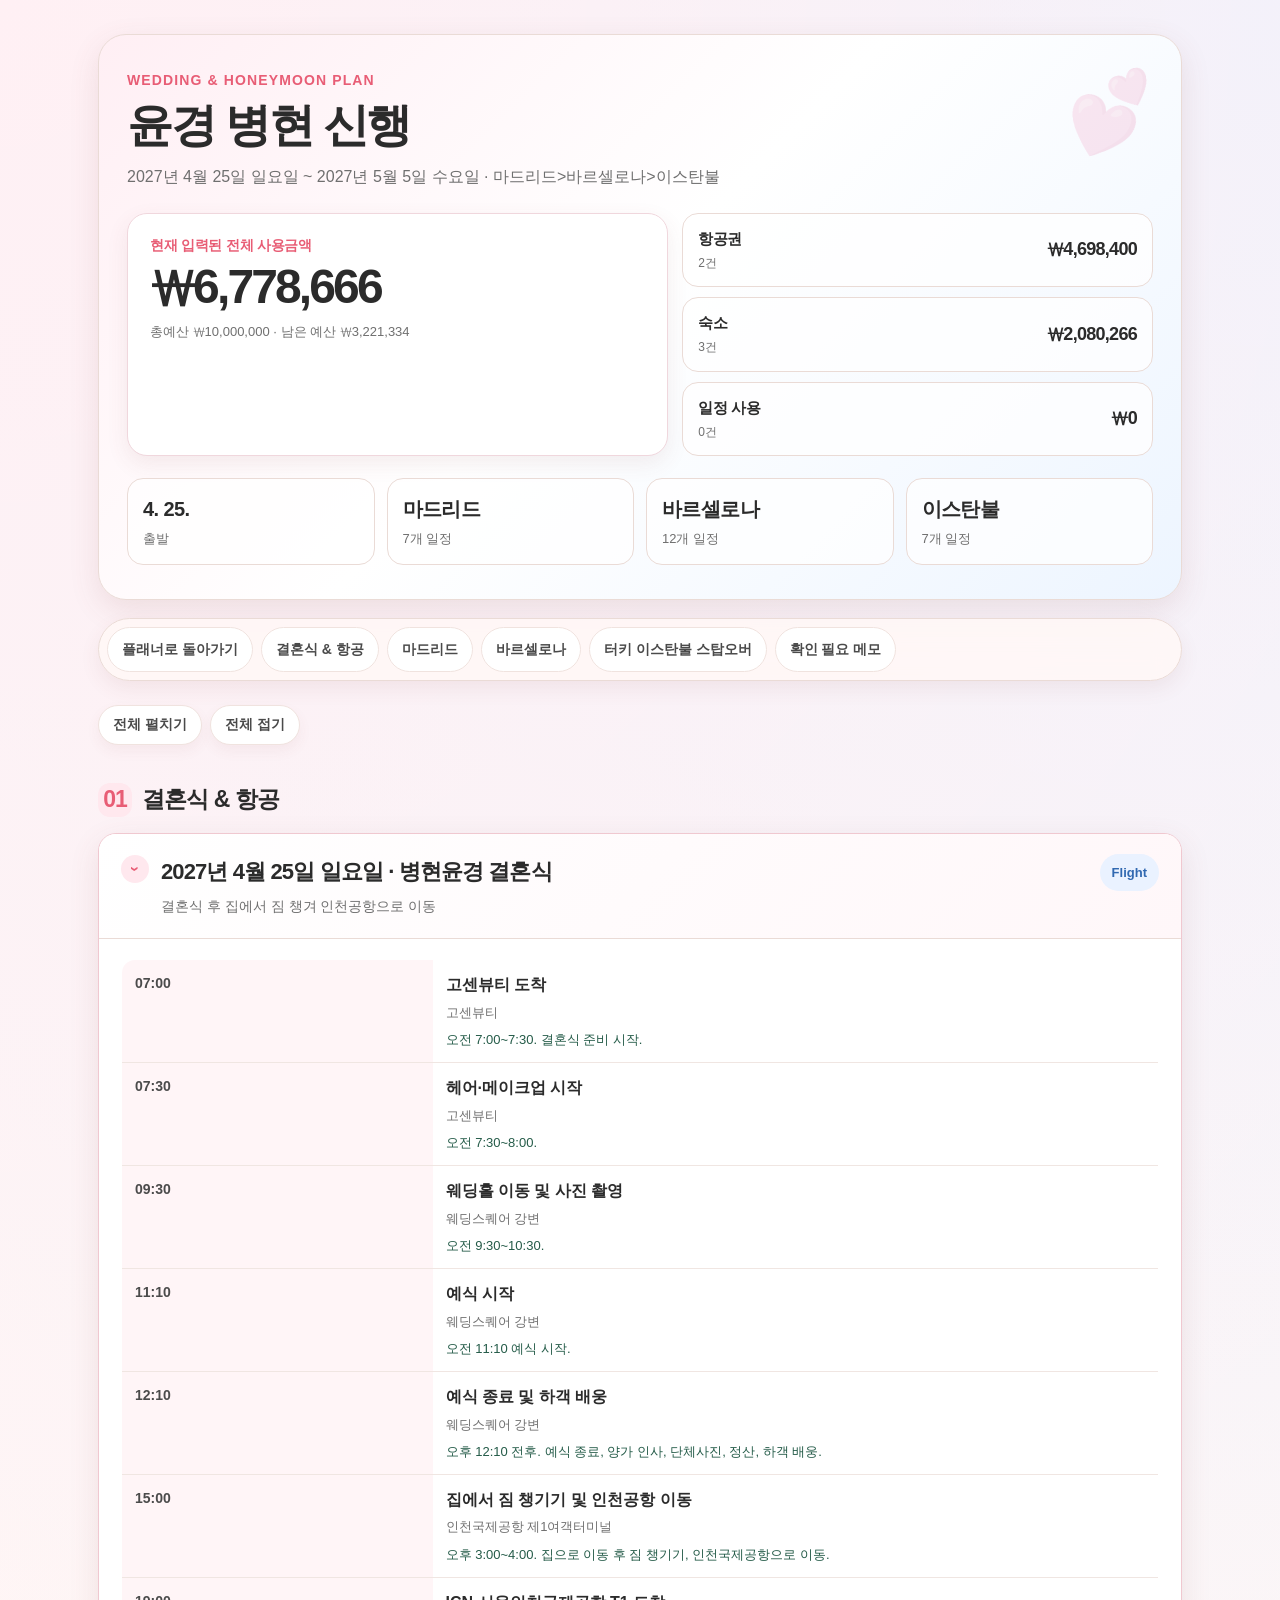
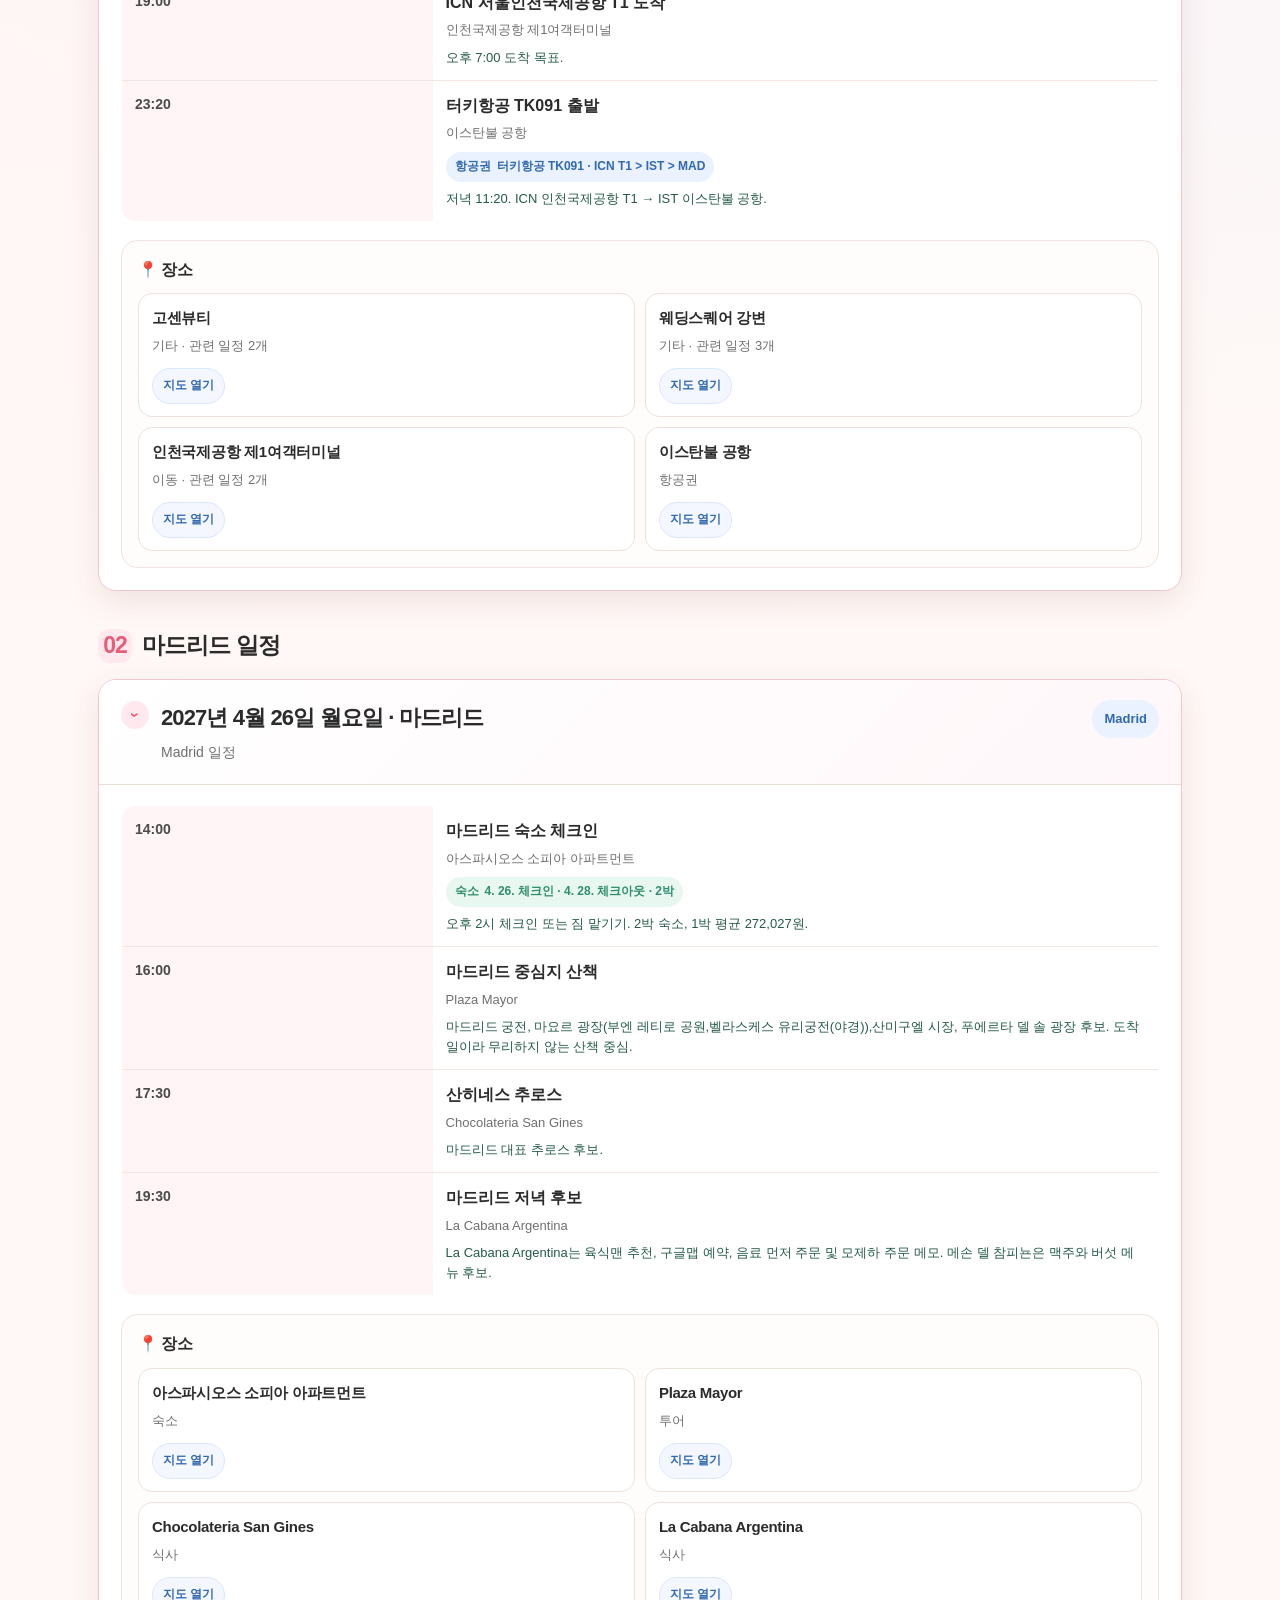
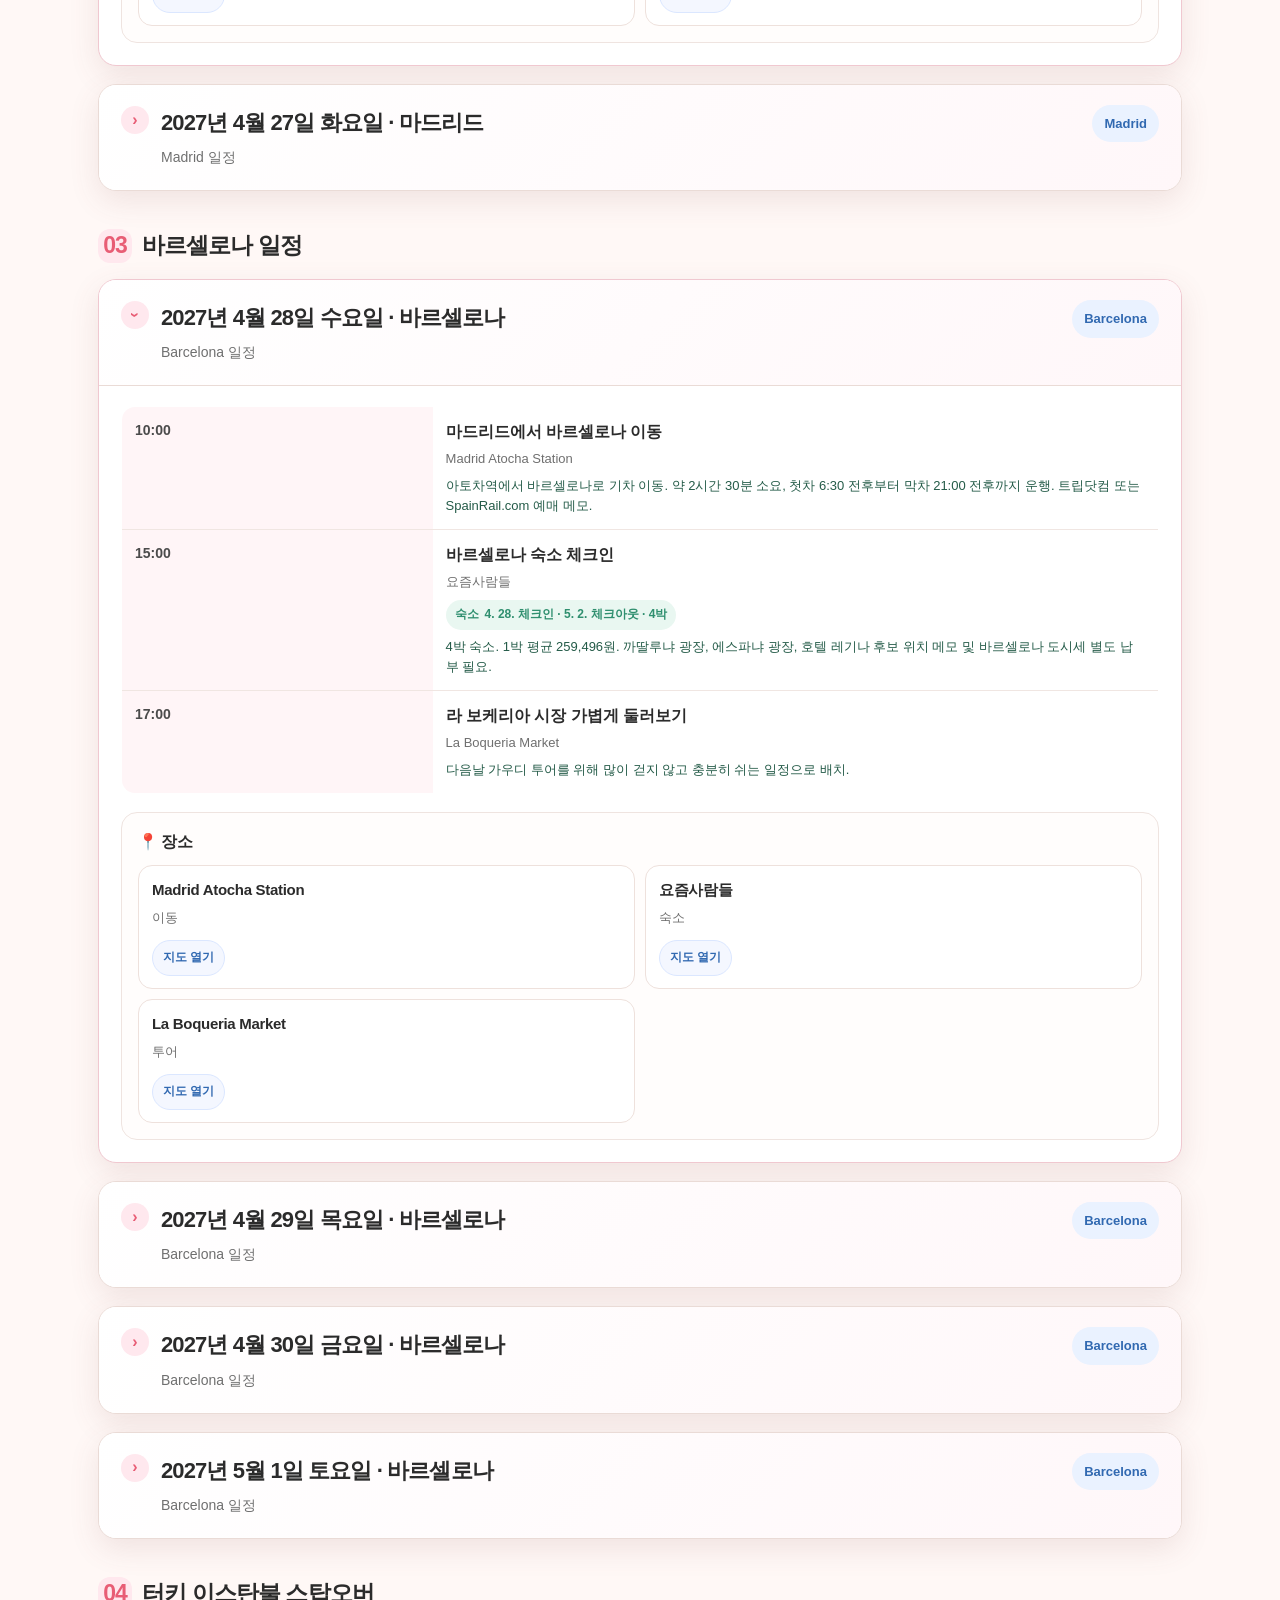
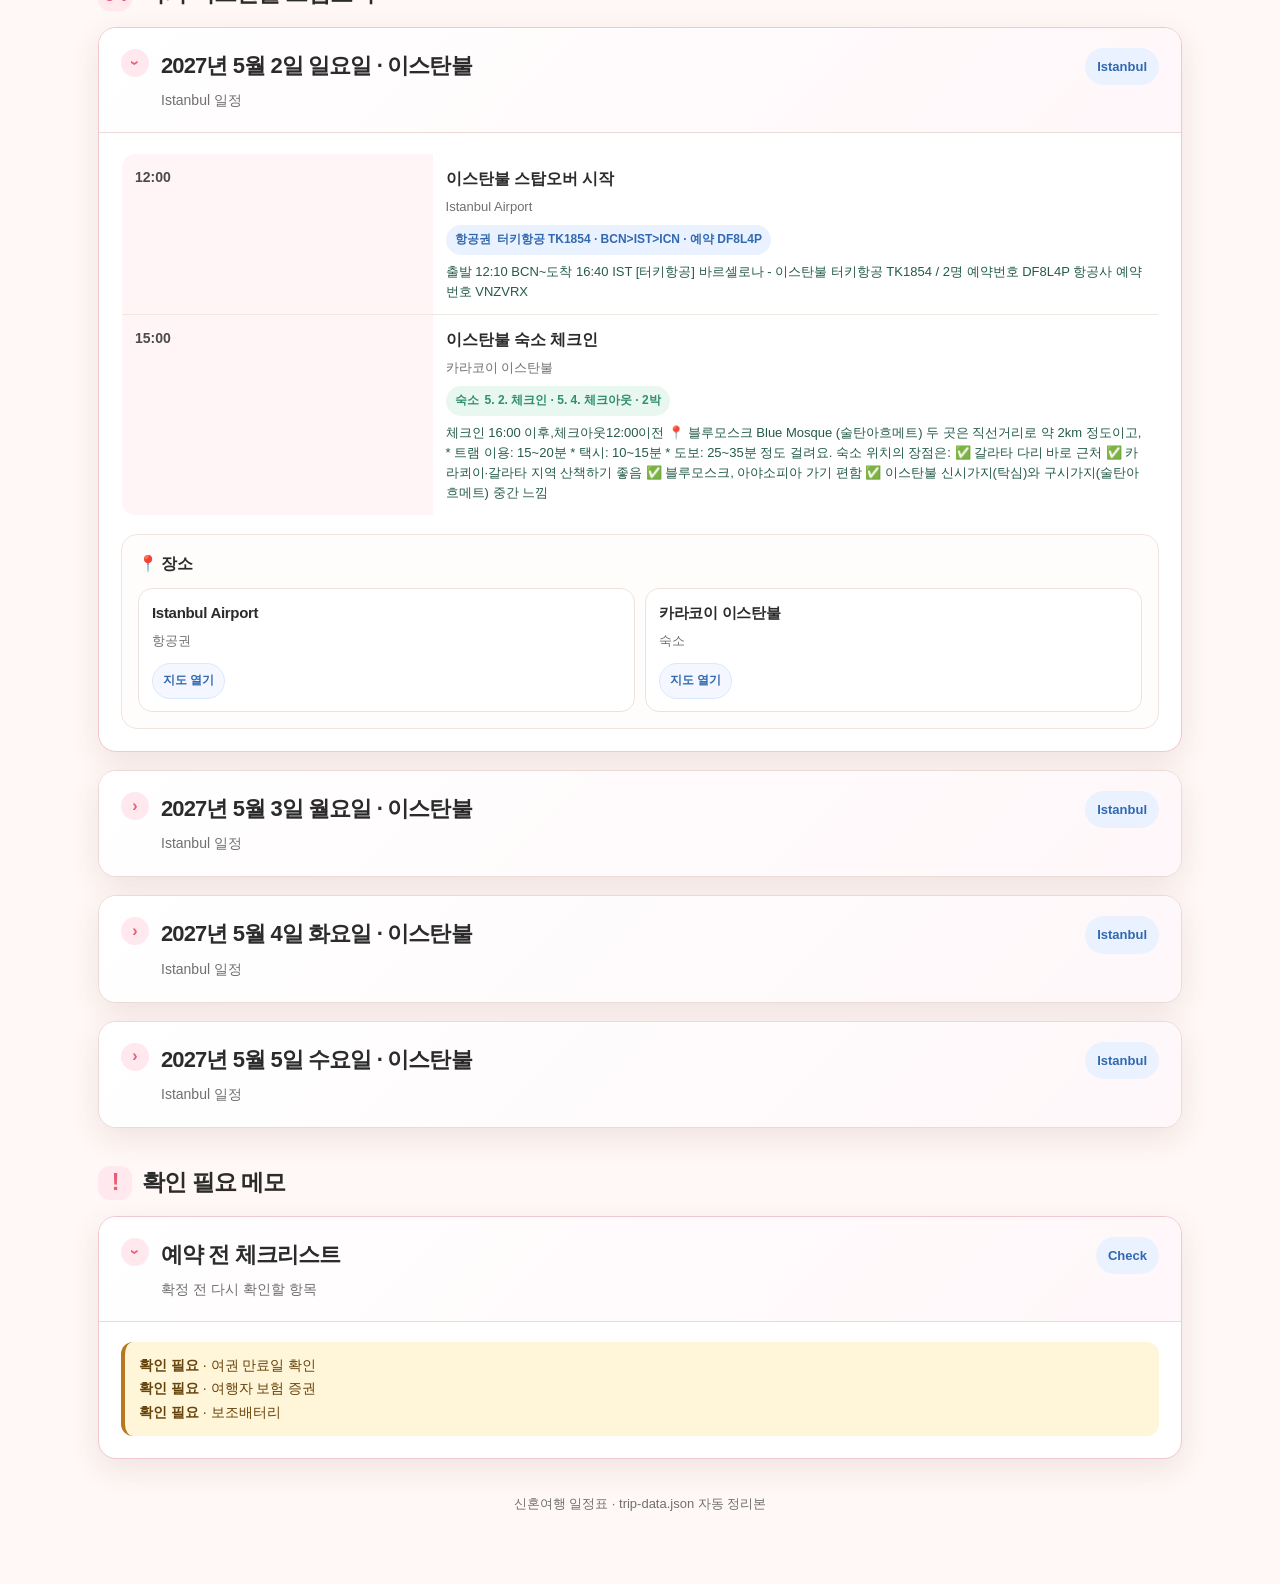
<file: schedule.html>
<!DOCTYPE html>
<html lang="ko">
<head>
  <meta charset="UTF-8" />
  <meta name="viewport" content="width=device-width, initial-scale=1.0" />
  <title>신혼여행 일정표</title>
  <style>
    :root {
      --bg: #fff8f6;
      --card: #ffffff;
      --ink: #2b2b2b;
      --muted: #6f6f6f;
      --line: #eadbd6;
      --rose: #e85d75;
      --rose-soft: #ffe8ee;
      --blue: #3169b1;
      --blue-soft: #eaf2ff;
      --green: #2f8f6f;
      --green-soft: #e9f7f1;
      --gold: #b7791f;
      --gold-soft: #fff5d8;
      --shadow: 0 10px 30px rgba(130, 70, 70, 0.12);
      --radius: 18px;
    }

    * { box-sizing: border-box; }
    html { scroll-behavior: smooth; }

    body {
      margin: 0;
      font-family: -apple-system, BlinkMacSystemFont, "Segoe UI", "Noto Sans KR", "Apple SD Gothic Neo", sans-serif;
      color: var(--ink);
      line-height: 1.65;
      background:
        radial-gradient(circle at top left, #fff0f4 0, transparent 36%),
        radial-gradient(circle at top right, #eaf2ff 0, transparent 32%),
        var(--bg);
    }

    a { color: inherit; text-decoration: none; }

    .wrap {
      max-width: 1120px;
      margin: 0 auto;
      padding: 34px 18px 70px;
    }

    header.hero {
      position: relative;
      overflow: hidden;
      padding: 34px 28px;
      border: 1px solid var(--line);
      border-radius: 28px;
      background: linear-gradient(135deg, #ffeff4, #ffffff 48%, #edf5ff);
      box-shadow: var(--shadow);
    }

    .hero::after {
      content: "💕";
      position: absolute;
      top: 18px;
      right: 24px;
      font-size: 72px;
      opacity: 0.13;
      transform: rotate(-10deg);
    }

    .eyebrow {
      margin-bottom: 6px;
      color: var(--rose);
      font-size: 14px;
      font-weight: 800;
      letter-spacing: .08em;
    }

    h1 {
      margin: 0;
      font-size: clamp(28px, 5vw, 46px);
      line-height: 1.18;
      letter-spacing: -0.05em;
    }

    .subtitle {
      margin-top: 12px;
      color: var(--muted);
      font-size: 16px;
    }

    .payment-overview {
      margin-top: 22px;
      display: grid;
      grid-template-columns: 1.15fr 1fr;
      gap: 14px;
      align-items: stretch;
    }

    .payment-total {
      padding: 20px 22px;
      border: 1px solid #f0d7dd;
      border-radius: 20px;
      background: #fff;
      box-shadow: 0 8px 22px rgba(130, 70, 70, 0.09);
    }

    .payment-label {
      margin-bottom: 4px;
      color: var(--rose);
      font-size: 14px;
      font-weight: 900;
      letter-spacing: -0.02em;
    }

    .payment-total strong {
      display: block;
      font-size: clamp(31px, 5vw, 48px);
      line-height: 1.08;
      letter-spacing: -0.06em;
    }

    .payment-total span {
      display: block;
      margin-top: 8px;
      color: var(--muted);
      font-size: 13px;
    }

    .payment-breakdown {
      display: grid;
      grid-template-columns: 1fr;
      gap: 10px;
    }

    .payment-item {
      display: flex;
      align-items: center;
      justify-content: space-between;
      gap: 12px;
      padding: 13px 15px;
      border: 1px solid var(--line);
      border-radius: 16px;
      background: rgba(255, 255, 255, .78);
    }

    .payment-item b {
      display: block;
      font-size: 15px;
      letter-spacing: -0.03em;
    }

    .payment-item small {
      display: block;
      margin-top: 2px;
      color: var(--muted);
      font-size: 12px;
    }

    .payment-item strong {
      flex: 0 0 auto;
      font-size: 18px;
      text-align: right;
      letter-spacing: -0.04em;
    }

    .summary {
      display: grid;
      grid-template-columns: repeat(4, 1fr);
      gap: 12px;
      margin-top: 22px;
    }

    .summary-card {
      padding: 14px 15px;
      border: 1px solid var(--line);
      border-radius: 16px;
      background: rgba(255, 255, 255, .75);
    }

    .summary-card strong {
      display: block;
      font-size: 20px;
      letter-spacing: -0.03em;
    }

    .summary-card span {
      display: block;
      margin-top: 2px;
      color: var(--muted);
      font-size: 13px;
    }

    nav {
      position: sticky;
      top: 0;
      z-index: 5;
      margin: 18px 0 24px;
      padding: 8px;
      display: flex;
      gap: 8px;
      overflow-x: auto;
      border: 1px solid var(--line);
      border-radius: 999px;
      background: rgba(255, 248, 246, .88);
      backdrop-filter: blur(12px);
      box-shadow: 0 8px 20px rgba(130, 70, 70, .08);
    }

    nav a {
      white-space: nowrap;
      padding: 10px 14px;
      border: 1px solid #f0e3df;
      border-radius: 999px;
      background: #fff;
      color: #4a4a4a;
      font-size: 14px;
      font-weight: 700;
    }

    nav a:hover { background: var(--rose-soft); color: var(--rose); }

    .toolbar {
      display: flex;
      gap: 8px;
      flex-wrap: wrap;
      margin: 18px 0 6px;
    }

    .tool-btn {
      padding: 10px 14px;
      border: 1px solid #f0e3df;
      border-radius: 999px;
      background: #fff;
      color: #4a4a4a;
      box-shadow: 0 6px 14px rgba(130, 70, 70, .06);
      cursor: pointer;
      font-size: 14px;
      font-weight: 800;
    }

    .tool-btn:hover {
      background: var(--rose-soft);
      color: var(--rose);
    }

    .section-title {
      margin: 36px 0 14px;
      display: flex;
      align-items: center;
      gap: 10px;
      font-size: 23px;
      letter-spacing: -0.04em;
    }

    .badge {
      min-width: 34px;
      height: 34px;
      display: inline-flex;
      align-items: center;
      justify-content: center;
      border-radius: 12px;
      background: var(--rose-soft);
      color: var(--rose);
      font-weight: 900;
    }

    .timeline {
      display: grid;
      gap: 18px;
    }

    details.day-card {
      overflow: hidden;
      border: 1px solid var(--line);
      border-radius: var(--radius);
      background: var(--card);
      box-shadow: var(--shadow);
    }

    details.day-card[open] { border-color: #f0c8d0; }

    summary.day-head {
      position: relative;
      padding: 20px 22px;
      display: flex;
      align-items: flex-start;
      justify-content: space-between;
      gap: 14px;
      border-bottom: 1px solid transparent;
      background: linear-gradient(135deg, #fff, #fff7f9);
      cursor: pointer;
      list-style: none;
      user-select: none;
    }

    summary.day-head::-webkit-details-marker { display: none; }
    details[open] summary.day-head { border-bottom-color: var(--line); }

    .day-title {
      display: flex;
      align-items: flex-start;
      gap: 12px;
    }

    .toggle-icon {
      flex: 0 0 auto;
      width: 28px;
      height: 28px;
      margin-top: 1px;
      display: inline-flex;
      align-items: center;
      justify-content: center;
      border-radius: 999px;
      background: var(--rose-soft);
      color: var(--rose);
      font-weight: 900;
      transition: transform .2s ease;
    }

    details[open] .toggle-icon { transform: rotate(90deg); }

    .day-head h2 {
      margin: 0;
      font-size: 22px;
      letter-spacing: -0.04em;
    }

    .day-head p {
      margin: 5px 0 0;
      color: var(--muted);
      font-size: 14px;
    }

    .city-pill {
      flex: 0 0 auto;
      padding: 8px 12px;
      border-radius: 999px;
      background: var(--blue-soft);
      color: var(--blue);
      font-size: 13px;
      font-weight: 800;
    }

    .day-body {
      padding: 20px 22px 22px;
      display: grid;
      gap: 18px;
    }

    .grid-2 {
      display: grid;
      grid-template-columns: 1fr 1fr;
      gap: 16px;
    }

    .box {
      padding: 16px;
      border: 1px solid #efe4e0;
      border-radius: 16px;
      background: #fffdfc;
    }

    .box h3 {
      margin: 0 0 10px;
      display: flex;
      align-items: center;
      gap: 8px;
      font-size: 16px;
      letter-spacing: -0.03em;
    }

    .box ul {
      margin: 0;
      padding-left: 20px;
    }

    .box li + li { margin-top: 7px; }

    .schedule-table {
      width: 100%;
      overflow: hidden;
      border-collapse: collapse;
      border: 1px solid #efe4e0;
      border-radius: 14px;
      background: #fff;
    }

    .schedule-table th,
    .schedule-table td {
      padding: 12px 13px;
      text-align: left;
      vertical-align: top;
      border-bottom: 1px solid #f0e6e2;
    }

    .schedule-table th {
      width: 30%;
      white-space: nowrap;
      background: #fff5f7;
      color: #4b4b4b;
      font-size: 14px;
    }

    .schedule-table tr:last-child th,
    .schedule-table tr:last-child td {
      border-bottom: 0;
    }

    .place-list {
      display: grid;
      grid-template-columns: repeat(2, 1fr);
      gap: 10px;
      margin-top: 8px;
    }

    .place {
      padding: 12px 13px;
      border: 1px solid #eee1dc;
      border-radius: 14px;
      background: #fff;
    }

    .place strong {
      display: block;
      margin-bottom: 4px;
      font-size: 15px;
      letter-spacing: -0.02em;
    }

    .place span {
      display: block;
      margin-bottom: 8px;
      color: var(--muted);
      font-size: 13px;
    }

    .map-btn {
      display: inline-flex;
      align-items: center;
      gap: 5px;
      margin-top: 4px;
      margin-right: 4px;
      padding: 7px 10px;
      border: 1px solid #dbe7ff;
      border-radius: 999px;
      background: #f4f7ff;
      color: var(--blue);
      font-size: 12px;
      font-weight: 800;
    }

    .map-btn:hover {
      background: #eaf2ff;
      border-color: #bfd4ff;
    }

    .tag {
      display: inline-flex;
      margin-left: 5px;
      padding: 3px 8px;
      border-radius: 999px;
      background: var(--gold-soft);
      color: var(--gold);
      font-size: 12px;
      font-weight: 800;
    }

    .entry-destination {
      display: block;
      margin-top: 3px;
      color: var(--muted);
      font-size: 13px;
    }

    .entry-details {
      display: flex;
      flex-wrap: wrap;
      gap: 6px;
      margin-top: 8px;
    }

    .detail-chip {
      display: inline-flex;
      align-items: center;
      gap: 6px;
      padding: 5px 9px;
      border-radius: 999px;
      background: var(--blue-soft);
      color: var(--blue);
      font-size: 12px;
      font-weight: 800;
    }

    .detail-chip.stay {
      background: var(--green-soft);
      color: var(--green);
    }

    .detail-chip b {
      color: inherit;
    }

    .entry-note {
      margin-top: 7px;
      color: #245b48;
      font-size: 13px;
      line-height: 1.55;
    }

    .memo {
      padding: 12px 14px;
      border-left: 4px solid var(--green);
      border-radius: 12px;
      background: var(--green-soft);
      color: #245b48;
      font-size: 14px;
    }

    .warn {
      padding: 12px 14px;
      border-left: 4px solid var(--gold);
      border-radius: 12px;
      background: var(--gold-soft);
      color: #67430c;
      font-size: 14px;
    }

    .empty {
      padding: 22px;
      border: 1px dashed var(--line);
      border-radius: 16px;
      background: rgba(255, 255, 255, .6);
      color: var(--muted);
      text-align: center;
      font-weight: 800;
    }

    footer {
      margin-top: 34px;
      color: var(--muted);
      font-size: 13px;
      text-align: center;
    }

    @media (max-width: 760px) {
      .wrap { padding: 18px 12px 40px; }
      header.hero { padding: 26px 20px; border-radius: 22px; }
      .summary { display: flex; gap: 8px; overflow-x: auto; }
      .summary-card { min-width: 138px; }
      .payment-overview { grid-template-columns: 1fr; }
      .payment-breakdown { display: none; }
      .grid-2 { grid-template-columns: 1fr; }
      .place-list { grid-template-columns: 1fr; }
      summary.day-head { flex-direction: column; }
      .schedule-table,
      .schedule-table tbody,
      .schedule-table tr,
      .schedule-table th,
      .schedule-table td {
        display: block;
        width: 100%;
      }
      .schedule-table th {
        width: 100%;
        white-space: normal;
      }
      nav {
        border-radius: 18px;
        scrollbar-width: none;
      }
      nav::-webkit-scrollbar,
      .summary::-webkit-scrollbar {
        display: none;
      }
    }

    @media print {
      body { background: #fff; }
      nav, .toolbar { display: none; }
      details.day-card { box-shadow: none; break-inside: avoid; }
      details.day-card:not([open]) .day-body { display: block; }
      details.day-card:not([open]) { border-color: var(--line); }
      .map-btn { border: 0; padding: 0; background: transparent; }
    }
  </style>
</head>
<body>
  <div class="wrap">
    <header class="hero">
      <div class="eyebrow">WEDDING & HONEYMOON PLAN</div>
      <h1 id="pageTitle">신혼여행 일정표</h1>
      <div id="subtitle" class="subtitle">일정을 불러오는 중입니다.</div>

      <div class="payment-overview" aria-label="전체 사용금액 요약">
        <div class="payment-total">
          <div class="payment-label">현재 입력된 전체 사용금액</div>
          <strong id="totalSpent">-</strong>
          <span id="totalCaption">trip-data.json 기준으로 자동 정리됩니다.</span>
        </div>
        <div id="paymentBreakdown" class="payment-breakdown"></div>
      </div>

      <div id="summaryCards" class="summary"></div>
    </header>

    <nav id="sectionNav">
      <a href="./index.html">플래너로 돌아가기</a>
    </nav>

    <div class="toolbar">
      <button class="tool-btn" type="button" onclick="toggleAll(true)">전체 펼치기</button>
      <button class="tool-btn" type="button" onclick="toggleAll(false)">전체 접기</button>
    </div>

    <main id="scheduleRoot">
      <div class="empty">일정 데이터를 불러오고 있습니다.</div>
    </main>

    <footer>
      신혼여행 일정표 · trip-data.json 자동 정리본
    </footer>
  </div>

  <script>
    const STORAGE_KEY = "honeymoon-atlas-2026";
    const DIRTY_KEY = `${STORAGE_KEY}:dirty`;
    const typeLabels = {
      flight: "항공권",
      stay: "숙소",
      food: "식사",
      tour: "투어",
      transport: "이동",
      shopping: "쇼핑",
      etc: "기타",
    };
    const statusLabels = {
      planned: "예정",
      reserved: "예약",
      paid: "결제",
    };
    const ledgerManagedTypes = new Set(["flight", "stay"]);

    const sectionOrder = [
      { key: "flight", label: "결혼식 & 항공", badge: "01" },
      { key: "madrid", label: "마드리드 일정", badge: "02" },
      { key: "barcelona", label: "바르셀로나 일정", badge: "03" },
      { key: "istanbul", label: "터키 이스탄불 스탑오버", badge: "04" },
      { key: "check", label: "확인 필요 메모", badge: "!" },
    ];

    document.addEventListener("DOMContentLoaded", loadSchedule);

    function toggleAll(open) {
      document.querySelectorAll("details.day-card").forEach((card) => {
        card.open = open;
      });
    }

    async function loadSchedule() {
      try {
        const localData = readLocalData();
        const data = localData || await fetchBundledData();
        renderSchedule(data);
      } catch (error) {
        document.getElementById("scheduleRoot").innerHTML = `<div class="empty">일정 데이터를 불러오지 못했습니다.</div>`;
      }
    }

    function readLocalData() {
      try {
        if (localStorage.getItem(DIRTY_KEY) !== "1") return null;
        const raw = localStorage.getItem(STORAGE_KEY);
        return raw ? JSON.parse(raw) : null;
      } catch {
        return null;
      }
    }

    async function fetchBundledData() {
      const response = await fetch("./trip-data.json", { cache: "no-store" });
      if (!response.ok) throw new Error("trip-data.json load failed");
      return response.json();
    }

    function renderSchedule(data) {
      const trip = data.trip || {};
      const itinerary = [...(data.itinerary || [])].sort(sortByDateTime);
      const flights = [...(data.flights || [])].sort((a, b) => (a.departureDate || "").localeCompare(b.departureDate || ""));
      const stays = [...(data.stays || [])].sort((a, b) => (a.checkIn || "").localeCompare(b.checkIn || ""));
      const unifiedEntries = buildUnifiedEntries(itinerary, flights, stays);
      const checklist = data.checklist || [];

      document.getElementById("pageTitle").textContent = trip.title || "신혼여행 일정표";
      document.getElementById("subtitle").textContent = `${formatDateLong(trip.startDate)} ~ ${formatDateLong(trip.endDate)} · ${trip.route || ""}`;

      renderPayments(data);
      renderSummaryCards(trip, unifiedEntries);
      renderNav(unifiedEntries, checklist);

      const grouped = groupBySection(unifiedEntries, checklist);
      document.getElementById("scheduleRoot").innerHTML = sectionOrder
        .filter((section) => grouped[section.key]?.length)
        .map((section) => renderSection(section, grouped[section.key]))
        .join("");

      document.querySelectorAll("nav a").forEach((link) => {
        link.addEventListener("click", () => {
          const id = link.getAttribute("href");
          if (!id || !id.startsWith("#")) return;
          setTimeout(() => {
            const section = document.querySelector(id);
            const firstCard = section?.nextElementSibling?.querySelector("details.day-card");
            if (firstCard) firstCard.open = true;
          }, 50);
        });
      });
    }

    function renderPayments(data) {
      const flights = data.flights || [];
      const stays = data.stays || [];
      const itinerary = data.itinerary || [];
      const paymentItinerary = itinerary.filter((item) => !isLedgerManagedItinerary(item));
      const flightSpent = sum(flights, "spent");
      const staySpent = sum(stays, "spent");
      const itinerarySpent = sum(paymentItinerary, "spent");
      const totalSpent = flightSpent + staySpent + itinerarySpent;
      const totalBudget = Number(data.trip?.budget || 0);

      document.getElementById("totalSpent").textContent = formatMoney(totalSpent, data.trip?.currency);
      document.getElementById("totalCaption").textContent = `총예산 ${formatMoney(totalBudget, data.trip?.currency)} · 남은 예산 ${formatMoney(totalBudget - totalSpent, data.trip?.currency)}`;

      const items = [
        ["항공권", `${flights.length}건`, flightSpent],
        ["숙소", `${stays.length}건`, staySpent],
        ["일정 사용", `${paymentItinerary.filter((item) => Number(item.spent) > 0).length}건`, itinerarySpent],
      ];
      document.getElementById("paymentBreakdown").innerHTML = items.map(([label, caption, amount]) => `
        <div class="payment-item">
          <div>
            <b>${label}</b>
            <small>${caption}</small>
          </div>
          <strong>${formatMoney(amount, data.trip?.currency)}</strong>
        </div>
      `).join("");
    }

    function renderSummaryCards(trip, itinerary) {
      const sectionCounts = {
        madrid: itinerary.filter((item) => getSectionKey(item) === "madrid").length,
        barcelona: itinerary.filter((item) => getSectionKey(item) === "barcelona").length,
        istanbul: itinerary.filter((item) => getSectionKey(item) === "istanbul").length,
      };
      const cards = [
        [formatDateShort(trip.startDate), "출발"],
        ["마드리드", `${sectionCounts.madrid}개 일정`],
        ["바르셀로나", `${sectionCounts.barcelona}개 일정`],
        ["이스탄불", `${sectionCounts.istanbul}개 일정`],
      ];
      document.getElementById("summaryCards").innerHTML = cards.map(([title, label]) => `
        <div class="summary-card"><strong>${escapeHtml(title)}</strong><span>${escapeHtml(label)}</span></div>
      `).join("");
    }

    function renderNav(itinerary, checklist) {
      const available = new Set();
      itinerary.forEach((item) => available.add(getSectionKey(item)));
      if (checklist.length) available.add("check");

      document.getElementById("sectionNav").innerHTML = `
        <a href="./index.html">플래너로 돌아가기</a>
        ${sectionOrder.filter((item) => available.has(item.key)).map((item) => `<a href="#${item.key}">${item.label.replace(" 일정", "")}</a>`).join("")}
      `;
    }

    function buildUnifiedEntries(itinerary, flights, stays) {
      const entries = itinerary.map((item) => ({ ...item, details: [] }));
      const matchedFlightIds = new Set();
      const matchedStayIds = new Set();

      flights.forEach((flight) => {
        const entry = findMatchingFlightEntry(entries, flight);
        if (!entry) return;
        entry.details.push(createFlightDetail(flight));
        matchedFlightIds.add(flight.id);
      });

      stays.forEach((stay) => {
        const entry = findMatchingStayEntry(entries, stay);
        if (!entry) return;
        entry.details.push(createStayDetail(stay));
        matchedStayIds.add(stay.id);
      });

      flights
        .filter((flight) => !matchedFlightIds.has(flight.id))
        .forEach((flight) => entries.push(createFlightEntry(flight)));

      stays
        .filter((stay) => !matchedStayIds.has(stay.id))
        .forEach((stay) => entries.push(createStayEntry(stay)));

      return entries.sort(sortByDateTime);
    }

    function groupBySection(itinerary, checklist) {
      const grouped = { flight: [], madrid: [], barcelona: [], istanbul: [], check: [] };
      const dateGroups = new Map();

      const findOrCreateDateGroup = (key, date, titleSuffix = dayTitle({}, key), description = cityLabel(key)) => {
        const id = `${key}:${date || "undated"}`;
        if (!dateGroups.has(id)) {
          const group = {
            date,
            city: cityLabel(key),
            title: `${formatDateLong(date)} · ${titleSuffix}`,
            description,
            entries: [],
          };
          dateGroups.set(id, group);
          grouped[key].push(group);
        }
        return dateGroups.get(id);
      };

      itinerary.forEach((item) => {
        const key = getSectionKey(item);
        const group = findOrCreateDateGroup(
          key,
          item.date,
          dayTitle(item, key),
          dayDescription(item, key)
        );
        group.entries.push(item);
      });

      if (checklist.length) {
        grouped.check.push({
          date: "",
          city: "Check",
          title: "예약 전 체크리스트",
          description: "확정 전 다시 확인할 항목",
          checklist,
        });
      }

      Object.keys(grouped).forEach((key) => {
        grouped[key].sort((a, b) => {
          const dateCompare = (a.date || "").localeCompare(b.date || "");
          if (dateCompare) return dateCompare;
          return Number(Boolean(b.entries)) - Number(Boolean(a.entries));
        });
      });

      return grouped;
    }

    function findMatchingFlightEntry(entries, flight) {
      const flightNumber = normalizeText(flight.flightNumber);
      if (!flight.departureDate || !flightNumber) return null;
      return entries.find((entry) => {
        if (entry.date !== flight.departureDate || entry.type !== "flight") return false;
        return normalizeText(`${entry.title || ""} ${entry.note || ""}`).includes(flightNumber);
      }) || null;
    }

    function findMatchingStayEntry(entries, stay) {
      const stayName = normalizeText(stay.name);
      const stayAddress = normalizePlaceKey(stay.address);
      if (!stay.checkIn) return null;
      return entries.find((entry) => {
        if (entry.date !== stay.checkIn || entry.type !== "stay") return false;
        const entryName = normalizeText(`${entry.title || ""} ${entry.destination || ""}`);
        const entryAddress = normalizePlaceKey(entry.address);
        return (stayName && entryName.includes(stayName)) || (stayAddress && stayAddress === entryAddress);
      }) || null;
    }

    function createFlightEntry(flight) {
      return {
        id: `flight-${flight.id || createStableKey(flight.route || flight.flightNumber)}`,
        date: flight.departureDate,
        time: "",
        type: "flight",
        title: `${flight.airline || "항공권"} ${flight.flightNumber || ""}`.trim(),
        destination: flight.route || "항공 이동",
        address: "",
        status: flight.bookingRef ? "reserved" : "planned",
        note: "",
        details: [createFlightDetail(flight)],
      };
    }

    function createStayEntry(stay) {
      return {
        id: `stay-${stay.id || createStableKey(stay.name)}`,
        date: stay.checkIn,
        time: "숙소",
        type: "stay",
        title: `${stay.name || "숙소"} 체크인`,
        destination: stay.name || "",
        address: stay.address || "",
        status: "reserved",
        note: "",
        details: [createStayDetail(stay)],
      };
    }

    function createFlightDetail(flight) {
      return {
        type: "flight",
        label: "항공권",
        values: [
          `${flight.airline || ""} ${flight.flightNumber || ""}`.trim(),
          flight.route || "",
          flight.bookingRef ? `예약 ${flight.bookingRef}` : "",
        ].filter(Boolean),
      };
    }

    function createStayDetail(stay) {
      return {
        type: "stay",
        label: "숙소",
        values: [
          `${formatDateShort(stay.checkIn)} 체크인`,
          `${formatDateShort(stay.checkOut)} 체크아웃`,
          stayNights(stay) ? `${stayNights(stay)}박` : "",
        ].filter(Boolean),
      };
    }

    function renderSection(section, cards) {
      return `
        <h2 id="${section.key}" class="section-title"><span class="badge">${section.badge}</span> ${section.label}</h2>
        <div class="timeline">
          ${cards.map((card, index) => renderDayCard(card, index === 0)).join("")}
        </div>
      `;
    }

    function renderDayCard(card, open) {
      if (card.checklist) return renderChecklistCard(card, open);
      const entries = (card.entries || []).sort(sortByDateTime);
      return `
        <details class="day-card" ${open ? "open" : ""}>
          <summary class="day-head">
            <div class="day-title">
              <span class="toggle-icon">›</span>
              <div>
                <h2>${escapeHtml(card.title)}</h2>
                <p>${escapeHtml(card.description || "")}</p>
              </div>
            </div>
            <span class="city-pill">${escapeHtml(card.city || "")}</span>
          </summary>
          <div class="day-body">
            ${card.rows ? renderRows(card.rows) : renderRows(entries.map(entryToRow))}
            ${entries.length ? renderPlaces(entries) : ""}
          </div>
        </details>
      `;
    }

    function renderChecklistCard(card, open) {
      return `
        <details class="day-card" ${open ? "open" : ""}>
          <summary class="day-head">
            <div class="day-title">
              <span class="toggle-icon">›</span>
              <div>
                <h2>${escapeHtml(card.title)}</h2>
                <p>${escapeHtml(card.description)}</p>
              </div>
            </div>
            <span class="city-pill">Check</span>
          </summary>
          <div class="day-body">
            <div class="warn">
              ${card.checklist.map((item) => `<strong>${item.done ? "완료" : "확인 필요"}</strong> · ${escapeHtml(item.label)}`).join("<br>")}
            </div>
          </div>
        </details>
      `;
    }

    function renderRows(rows) {
      if (!rows.length) return "";
      return `
        <table class="schedule-table">
          ${rows.map(([time, text]) => `<tr><th>${escapeHtml(time)}</th><td>${text}</td></tr>`).join("")}
        </table>
      `;
    }

    function renderPlaces(entries) {
      const placeMap = new Map();
      entries
        .filter((entry) => entry.destination || entry.address)
        .forEach((entry) => {
          const key = normalizePlaceKey(entry.address || entry.destination || entry.title);
          if (!key) return;
          if (!placeMap.has(key)) {
            placeMap.set(key, {
              label: entry.destination || entry.title,
              address: entry.address || "",
              entries: [],
              types: new Set(),
            });
          }
          const place = placeMap.get(key);
          if (!place.address && entry.address) place.address = entry.address;
          place.entries.push(entry);
          place.types.add(typeLabels[entry.type] || "일정");
        });

      const places = [...placeMap.values()];
      if (!places.length) return "";
      return `
        <div class="box">
          <h3>📍 장소</h3>
          <div class="place-list">
            ${places.map((place) => `
              <div class="place">
                <strong>${escapeHtml(place.label)}</strong>
                <span>${escapeHtml([...place.types].join(" · "))}${place.entries.length > 1 ? ` · 관련 일정 ${place.entries.length}개` : ""}</span>
                ${place.address ? `<a class="map-btn" href="${mapUrl(place.address)}" target="_blank" rel="noreferrer">지도 열기</a>` : ""}
              </div>
            `).join("")}
          </div>
        </div>
      `;
    }

    function entryToRow(entry) {
      const destination = entry.destination ? `<span class="entry-destination">${escapeHtml(entry.destination)}</span>` : "";
      const details = renderEntryDetails(entry);
      const note = entry.note ? `<div class="entry-note">${escapeHtml(entry.note)}</div>` : "";
      return [
        entry.time || typeLabels[entry.type] || "일정",
        `<strong>${escapeHtml(entry.title)}</strong>${destination}${details}${note}`,
      ];
    }

    function renderEntryDetails(entry) {
      if (!entry.details?.length) return "";
      return `
        <div class="entry-details">
          ${entry.details.map((detail) => `
            <span class="detail-chip ${escapeHtml(detail.type)}">
              <b>${escapeHtml(detail.label)}</b>
              ${detail.values.length ? `<span>${escapeHtml(detail.values.join(" · "))}</span>` : ""}
            </span>
          `).join("")}
        </div>
      `;
    }

    function getSectionKey(item) {
      const text = `${item.date || ""} ${item.title || ""} ${item.destination || ""} ${item.address || ""} ${item.route || ""}`.toLowerCase();
      if (item.date === "2027-04-25") return "flight";
      if (text.includes("barcelona") || text.includes("바르셀로나") || between(item.date, "2027-04-28", "2027-05-01")) return "barcelona";
      if (text.includes("istanbul") || text.includes("이스탄불") || text.includes("taksim") || text.includes("galata") || between(item.date, "2027-05-02", "2027-05-05")) return "istanbul";
      if (text.includes("madrid") || text.includes("마드리드") || between(item.date, "2027-04-26", "2027-04-27")) return "madrid";
      return "flight";
    }

    function dayTitle(item, key) {
      if (key === "flight" && item.date === "2027-04-25") return "병현윤경 결혼식";
      if (key === "madrid") return "마드리드";
      if (key === "barcelona") return "바르셀로나";
      if (key === "istanbul") return "이스탄불";
      return item.title || "일정";
    }

    function dayDescription(item, key) {
      if (key === "flight" && item.date === "2027-04-25") {
        return "결혼식 후 집에서 짐 챙겨 인천공항으로 이동";
      }
      return `${cityLabel(key)} 일정`;
    }

    function cityLabel(key) {
      return {
        madrid: "Madrid",
        barcelona: "Barcelona",
        istanbul: "Istanbul",
        flight: "Flight",
        check: "Check",
      }[key] || key;
    }

    function normalizeText(value) {
      return String(value || "")
        .toLowerCase()
        .replace(/[\s.,·\-_/()>'"’‘“”:;]+/g, "");
    }

    function normalizePlaceKey(value) {
      return normalizeText(value)
        .replace(/spain|스페인|turkiye|turkey|튀르키예|대한민국|southkorea/g, "");
    }

    function createStableKey(value) {
      return normalizeText(value).slice(0, 36) || "item";
    }

    function stayNights(stay) {
      const checkIn = parseDate(stay.checkIn);
      const checkOut = parseDate(stay.checkOut);
      if (Number.isNaN(checkIn.getTime()) || Number.isNaN(checkOut.getTime()) || checkOut <= checkIn) return 0;
      return Math.round((checkOut - checkIn) / 86400000);
    }

    function sortByDateTime(a, b) {
      return `${a.date || a.departureDate || ""}${a.time || ""}`.localeCompare(`${b.date || b.departureDate || ""}${b.time || ""}`);
    }

    function between(value, start, end) {
      return value && value >= start && value <= end;
    }

    function sum(items, key) {
      return items.reduce((total, item) => total + numberValue(item[key]), 0);
    }

    function numberValue(value) {
      const parsed = Number(value);
      return Number.isFinite(parsed) ? parsed : 0;
    }

    function isLedgerManagedItinerary(item) {
      return ledgerManagedTypes.has(item.type);
    }

    function formatMoney(value, currency = "KRW") {
      return new Intl.NumberFormat("ko-KR", {
        style: "currency",
        currency: currency || "KRW",
        maximumFractionDigits: 0,
      }).format(numberValue(value));
    }

    function parseDate(value) {
      const match = /^(\d{4})-(\d{2})-(\d{2})$/.exec(value || "");
      if (!match) return new Date(NaN);
      return new Date(Number(match[1]), Number(match[2]) - 1, Number(match[3]));
    }

    function formatDateShort(value) {
      const date = parseDate(value);
      if (Number.isNaN(date.getTime())) return value || "-";
      return new Intl.DateTimeFormat("ko-KR", { month: "numeric", day: "numeric" }).format(date);
    }

    function formatDateLong(value) {
      const date = parseDate(value);
      if (Number.isNaN(date.getTime())) return value || "-";
      return new Intl.DateTimeFormat("ko-KR", {
        year: "numeric",
        month: "long",
        day: "numeric",
        weekday: "long",
      }).format(date);
    }

    function mapUrl(address) {
      return `https://www.google.com/maps/search/?api=1&query=${encodeURIComponent(address)}`;
    }

    function escapeHtml(value = "") {
      return String(value)
        .replaceAll("&", "&amp;")
        .replaceAll("<", "&lt;")
        .replaceAll(">", "&gt;")
        .replaceAll('"', "&quot;")
        .replaceAll("'", "&#039;");
    }
  </script>
</body>
</html>
</file>
